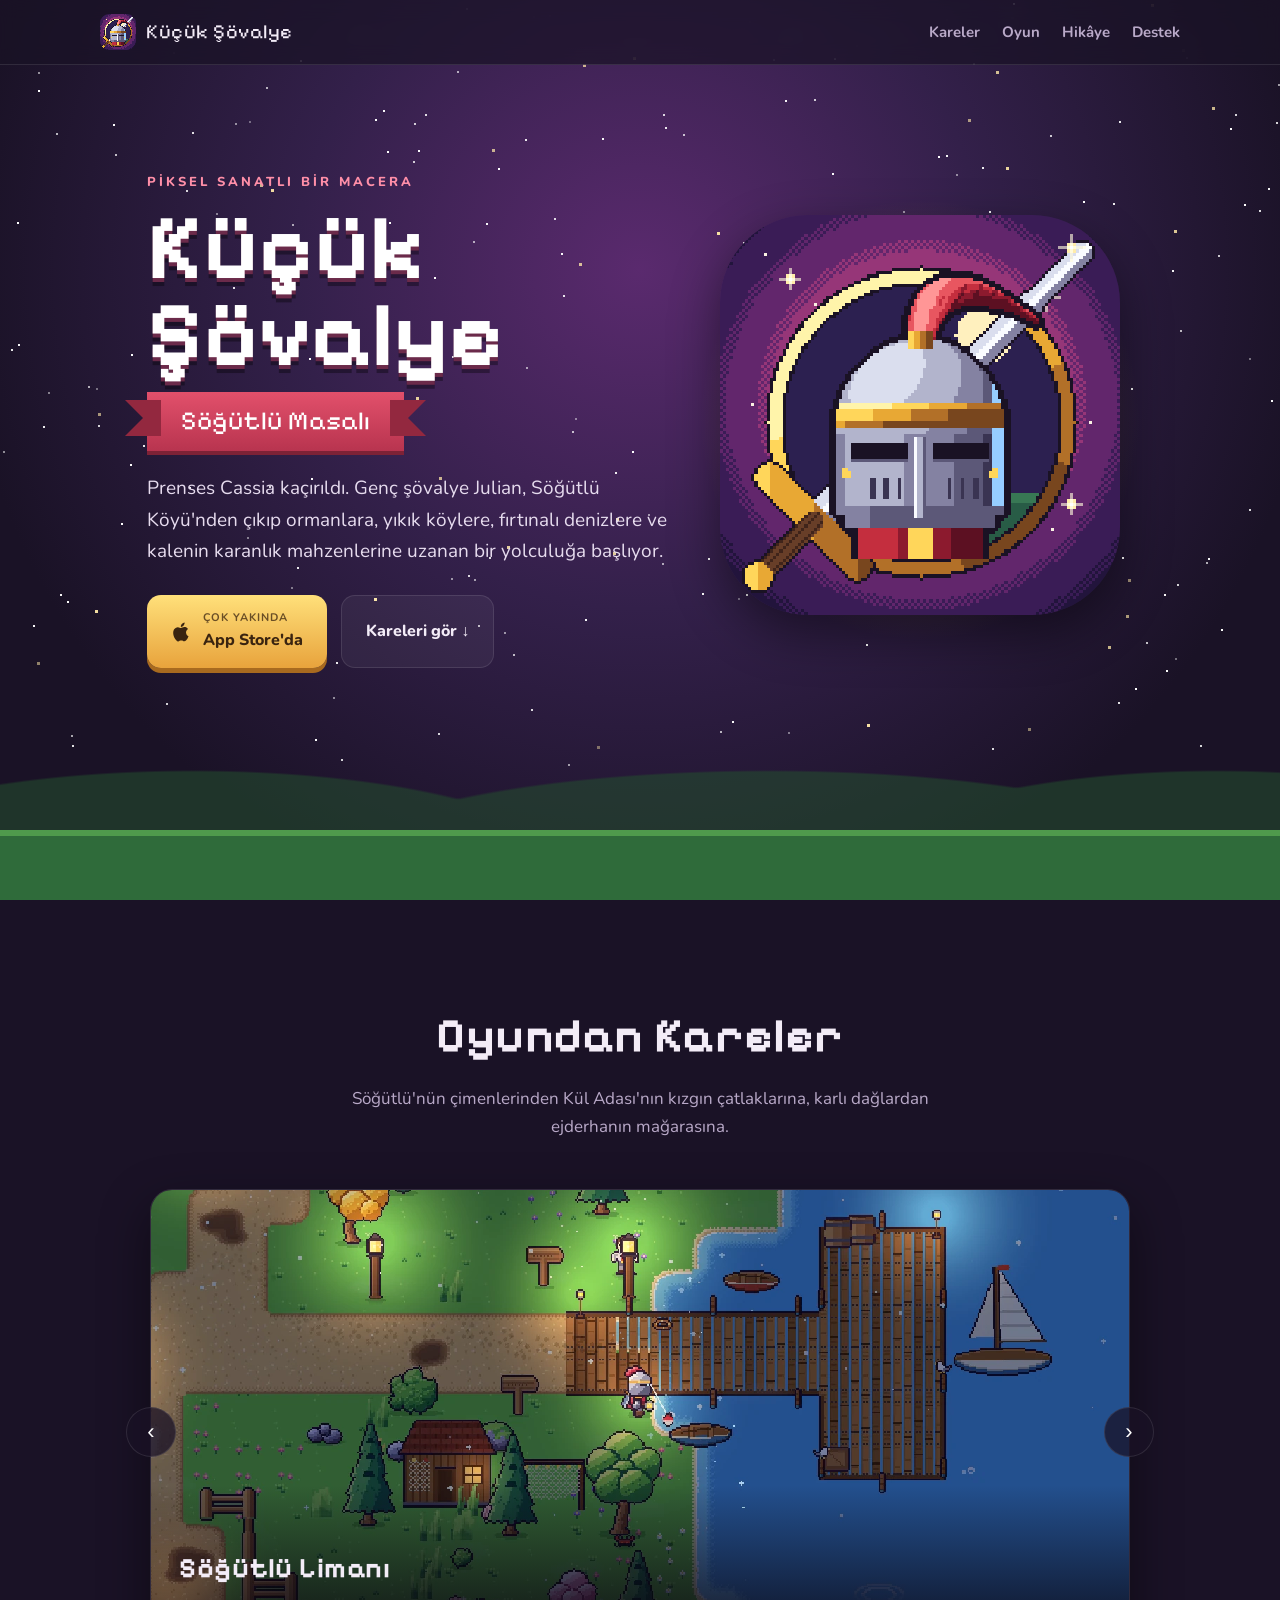
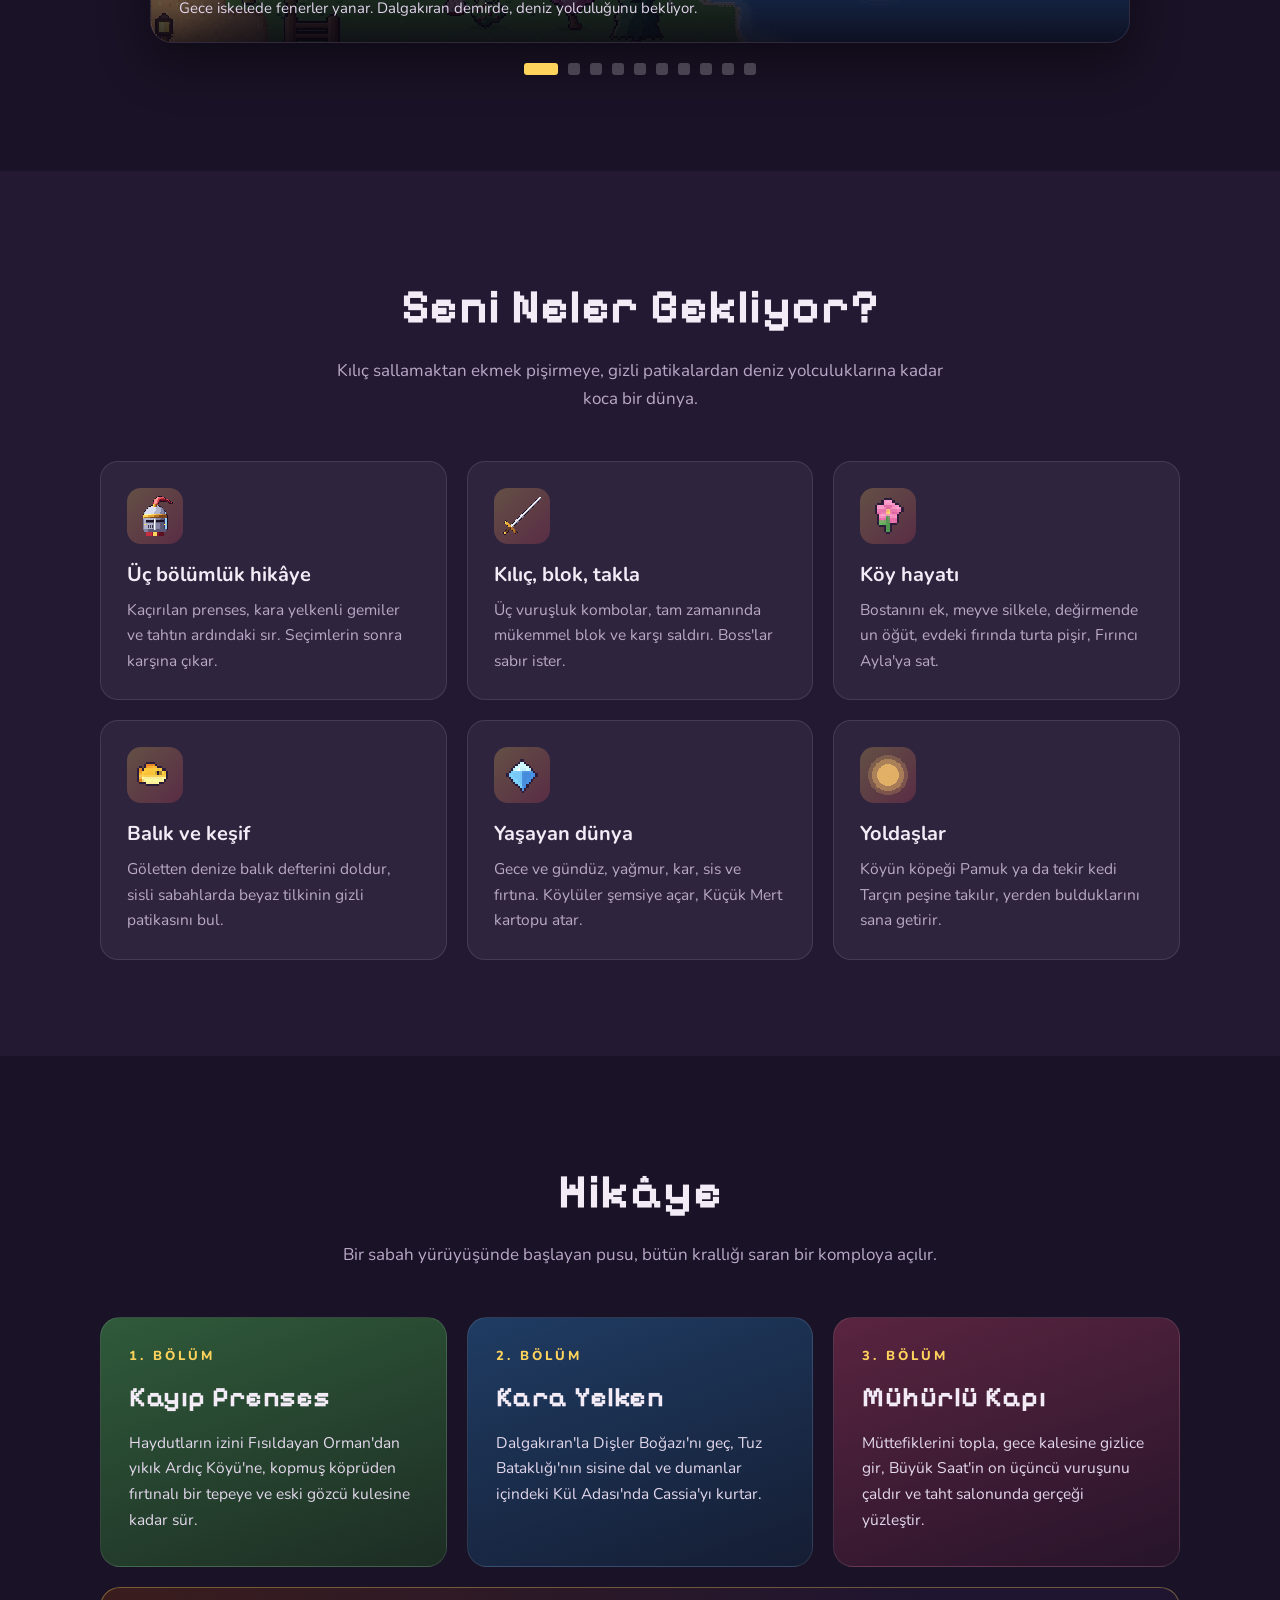
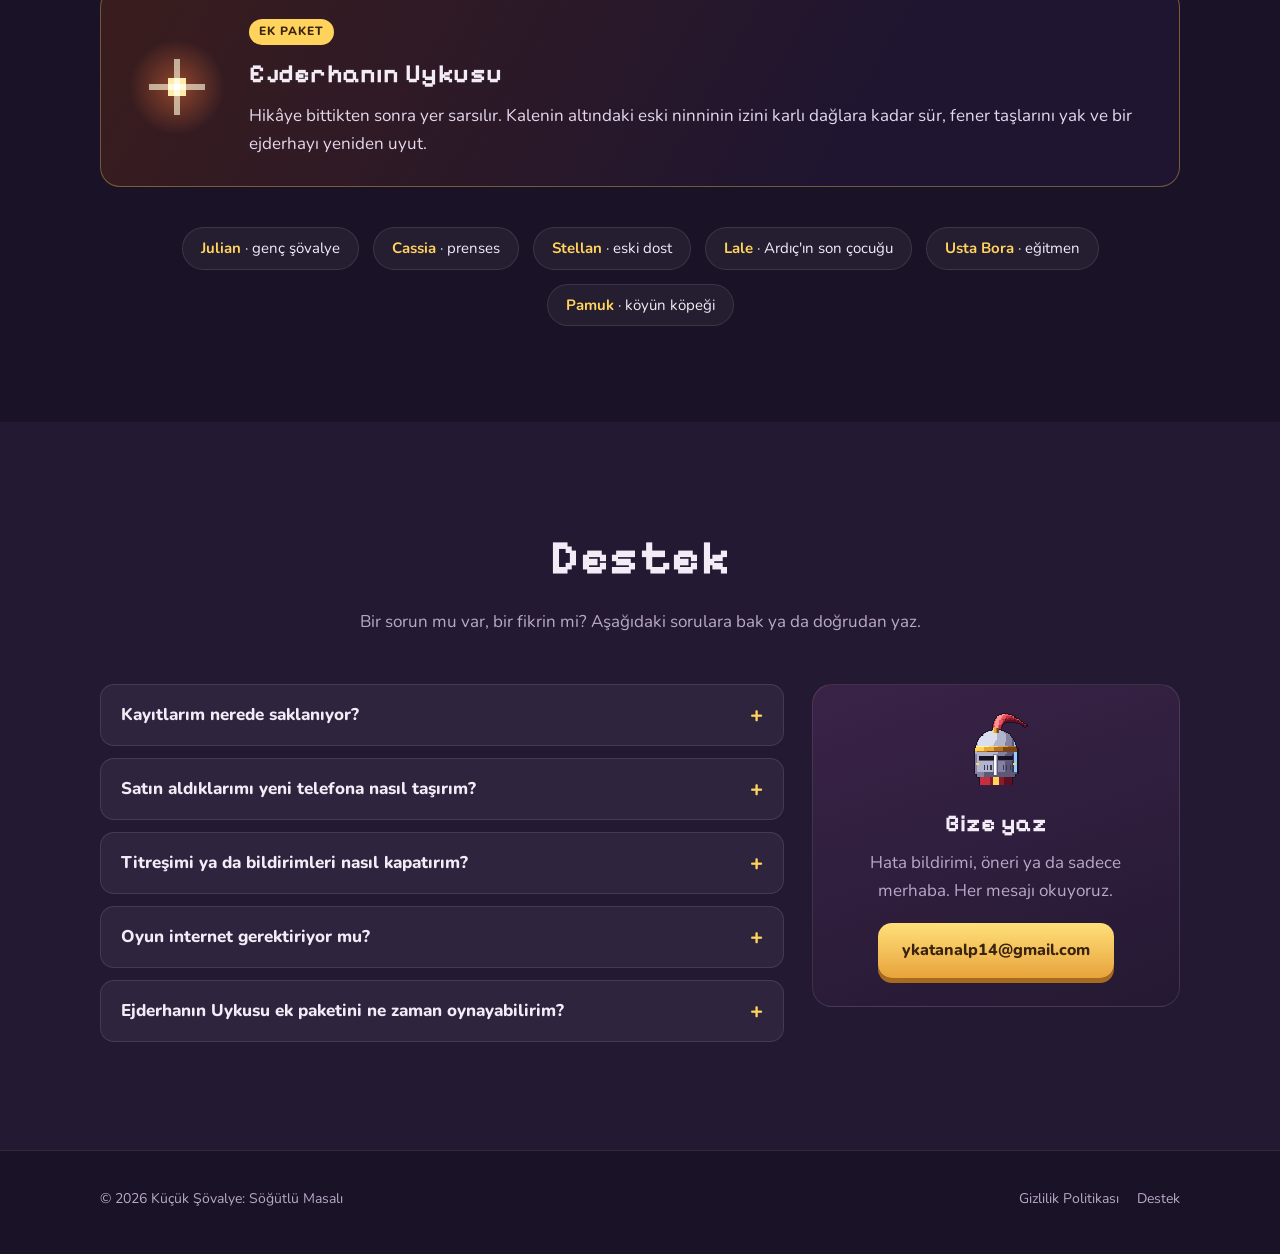
<file: index.html>
<!doctype html>
<html lang="tr">
<head>
<meta charset="utf-8">
<meta name="viewport" content="width=device-width, initial-scale=1">
<title>Küçük Şövalye: Söğütlü Masalı</title>
<meta name="description" content="Küçük Şövalye: Söğütlü Masalı — kaçırılan prensesin izini süren genç şövalye Julian'ın piksel sanatlı macerası. iPhone için.">
<meta property="og:title" content="Küçük Şövalye: Söğütlü Masalı">
<meta property="og:description" content="Piksel sanatlı bir şövalye macerası: kılıç, köy hayatı, denizler ve bir ejderhanın ninnisi.">
<meta property="og:image" content="https://ykatanalp14-bot.github.io/kucuk-sovalye-gizlilik/gorseller/kareler/02_liman.webp">
<meta name="theme-color" content="#1a1226">
<link rel="icon" href="gorseller/favicon.png">
<link rel="apple-touch-icon" href="gorseller/apple-touch-icon.png">
<link rel="preconnect" href="https://fonts.googleapis.com">
<link rel="preconnect" href="https://fonts.gstatic.com" crossorigin>
<link href="https://fonts.googleapis.com/css2?family=Nunito:wght@400;700;800&family=Pixelify+Sans:wght@500;700&display=swap" rel="stylesheet">
<link rel="stylesheet" href="stil.css">
</head>
<body>

<header class="ust">
  <div class="kap">
    <a class="logo baslikfont" href="#"><img class="piksel" src="gorseller/simge.png" alt=""><span>Küçük Şövalye</span></a>
    <nav class="menu">
      <a href="#kareler">Kareler</a>
      <a href="#ozellikler" class="gizle-dar">Oyun</a>
      <a href="#hikaye">Hikâye</a>
      <a href="#destek">Destek</a>
    </nav>
  </div>
</header>

<!-- ============ AÇILIŞ ============ -->
<section class="acilis">
  <canvas id="yildizlar"></canvas>
  <div class="kap">
    <div>
      <div class="ust-yazi">Piksel sanatlı bir macera</div>
      <h1 class="ad baslikfont">Küçük<br>Şövalye</h1>
      <div class="kurdele baslikfont">Söğütlü Masalı</div>
      <p class="tanitim">Prenses Cassia kaçırıldı. Genç şövalye Julian, Söğütlü Köyü'nden çıkıp ormanlara, yıkık köylere, fırtınalı denizlere ve kalenin karanlık mahzenlerine uzanan bir yolculuğa başlıyor.</p>
      <div class="dugmeler">
        <span class="dugme altin">
          <svg viewBox="0 0 24 24" fill="currentColor" aria-hidden="true"><path d="M16.37 12.63c-.03-2.6 2.12-3.85 2.22-3.91-1.21-1.77-3.09-2.01-3.76-2.04-1.6-.16-3.12.94-3.93.94-.81 0-2.06-.92-3.39-.9-1.74.03-3.35 1.01-4.25 2.57-1.81 3.14-.46 7.79 1.3 10.34.86 1.25 1.89 2.65 3.24 2.6 1.3-.05 1.79-.84 3.36-.84 1.57 0 2.01.84 3.38.81 1.4-.02 2.29-1.27 3.14-2.52.99-1.45 1.4-2.85 1.42-2.92-.03-.01-2.72-1.04-2.73-4.13zM13.79 4.98c.72-.87 1.2-2.08 1.07-3.28-1.03.04-2.28.69-3.02 1.56-.66.77-1.24 2-1.09 3.18 1.15.09 2.32-.58 3.04-1.46z"/></svg>
          <span><span class="yakinda">Çok yakında</span>App Store'da</span>
        </span>
        <a class="dugme cam" href="#kareler">Kareleri gör ↓</a>
      </div>
    </div>
    <div class="amblem">
      <div class="isik"></div>
      <img class="piksel" src="gorseller/simge.png" alt="Küçük Şövalye simgesi: altın halkanın içinde kırmızı sorguçlu şövalye miğferi">
    </div>
  </div>
  <div class="cimen"><div class="tepe1"></div><div class="tepe2"></div><div class="kosucu" aria-hidden="true"></div></div>
</section>

<!-- ============ KAYAN KARELER ============ -->
<section class="bolum" id="kareler">
  <div class="kap">
    <h2 class="baslikfont belir">Oyundan Kareler</h2>
    <p class="alt belir">Söğütlü'nün çimenlerinden Kül Adası'nın kızgın çatlaklarına, karlı dağlardan ejderhanın mağarasına.</p>
    <div class="karusel belir">
      <div class="serit"><div class="kaydir" id="kaydir"></div></div>
      <button class="ok sol" id="geri" aria-label="Önceki kare">‹</button>
      <button class="ok sag" id="ileri" aria-label="Sonraki kare">›</button>
      <div class="noktalar" id="noktalar"></div>
    </div>
  </div>
</section>

<!-- ============ ÖZELLİKLER ============ -->
<section class="bolum koyu" id="ozellikler">
  <div class="kap">
    <h2 class="baslikfont belir">Seni Neler Bekliyor?</h2>
    <p class="alt belir">Kılıç sallamaktan ekmek pişirmeye, gizli patikalardan deniz yolculuklarına kadar koca bir dünya.</p>
    <div class="izgara">
      <div class="ozellik belir"><div class="rozet"><img class="piksel" src="gorseller/migfer.png" alt=""></div>
        <h3>Üç bölümlük hikâye</h3><p>Kaçırılan prenses, kara yelkenli gemiler ve tahtın ardındaki sır. Seçimlerin sonra karşına çıkar.</p></div>
      <div class="ozellik belir"><div class="rozet"><img class="piksel" src="gorseller/kilic.png" alt=""></div>
        <h3>Kılıç, blok, takla</h3><p>Üç vuruşluk kombolar, tam zamanında mükemmel blok ve karşı saldırı. Boss'lar sabır ister.</p></div>
      <div class="ozellik belir"><div class="rozet"><img class="piksel" src="gorseller/esya0.png" alt=""></div>
        <h3>Köy hayatı</h3><p>Bostanını ek, meyve silkele, değirmende un öğüt, evdeki fırında turta pişir, Fırıncı Ayla'ya sat.</p></div>
      <div class="ozellik belir"><div class="rozet"><img class="piksel" src="gorseller/esya4.png" alt=""></div>
        <h3>Balık ve keşif</h3><p>Göletten denize balık defterini doldur, sisli sabahlarda beyaz tilkinin gizli patikasını bul.</p></div>
      <div class="ozellik belir"><div class="rozet"><img class="piksel" src="gorseller/esya1.png" alt=""></div>
        <h3>Yaşayan dünya</h3><p>Gece ve gündüz, yağmur, kar, sis ve fırtına. Köylüler şemsiye açar, Küçük Mert kartopu atar.</p></div>
      <div class="ozellik belir"><div class="rozet"><img class="piksel" src="gorseller/hale.png" alt=""></div>
        <h3>Yoldaşlar</h3><p>Köyün köpeği Pamuk ya da tekir kedi Tarçın peşine takılır, yerden bulduklarını sana getirir.</p></div>
    </div>
  </div>
</section>

<!-- ============ HİKÂYE ============ -->
<section class="bolum" id="hikaye">
  <div class="kap">
    <h2 class="baslikfont belir">Hikâye</h2>
    <p class="alt belir">Bir sabah yürüyüşünde başlayan pusu, bütün krallığı saran bir komploya açılır.</p>
    <div class="bolumler">
      <div class="hikaye-kart hk1 belir"><div class="no">1. Bölüm</div><h3 class="baslikfont">Kayıp Prenses</h3>
        <p>Haydutların izini Fısıldayan Orman'dan yıkık Ardıç Köyü'ne, kopmuş köprüden fırtınalı bir tepeye ve eski gözcü kulesine kadar sür.</p></div>
      <div class="hikaye-kart hk2 belir"><div class="no">2. Bölüm</div><h3 class="baslikfont">Kara Yelken</h3>
        <p>Dalgakıran'la Dişler Boğazı'nı geç, Tuz Bataklığı'nın sisine dal ve dumanlar içindeki Kül Adası'nda Cassia'yı kurtar.</p></div>
      <div class="hikaye-kart hk3 belir"><div class="no">3. Bölüm</div><h3 class="baslikfont">Mühürlü Kapı</h3>
        <p>Müttefiklerini topla, gece kalesine gizlice gir, Büyük Saat'in on üçüncü vuruşunu çaldır ve taht salonunda gerçeği yüzleştir.</p></div>
    </div>
    <div class="ek-paket belir">
      <div class="ejder"><img class="piksel" src="gorseller/parilti.png" alt="" style="width:56px"></div>
      <div><span class="etiket">EK PAKET</span><h3 class="baslikfont">Ejderhanın Uykusu</h3>
        <p>Hikâye bittikten sonra yer sarsılır. Kalenin altındaki eski ninninin izini karlı dağlara kadar sür, fener taşlarını yak ve bir ejderhayı yeniden uyut.</p></div>
    </div>
    <div class="karakterler belir">
      <span class="karakter"><b>Julian</b> · genç şövalye</span>
      <span class="karakter"><b>Cassia</b> · prenses</span>
      <span class="karakter"><b>Stellan</b> · eski dost</span>
      <span class="karakter"><b>Lale</b> · Ardıç'ın son çocuğu</span>
      <span class="karakter"><b>Usta Bora</b> · eğitmen</span>
      <span class="karakter"><b>Pamuk</b> · köyün köpeği</span>
    </div>
  </div>
</section>

<!-- ============ DESTEK ============ -->
<section class="bolum koyu" id="destek">
  <div class="kap">
    <h2 class="baslikfont belir">Destek</h2>
    <p class="alt belir">Bir sorun mu var, bir fikrin mi? Aşağıdaki sorulara bak ya da doğrudan yaz.</p>
    <div class="destek">
      <div class="belir">
        <details><summary>Kayıtlarım nerede saklanıyor?</summary>
          <p>Oyun ilerlemen yalnızca telefonunda saklanır. Uygulama arka plana geçince açık oyunun otomatik olarak kaydedilir. Oyunu silersen kayıtlar da silinir.</p></details>
        <details><summary>Satın aldıklarımı yeni telefona nasıl taşırım?</summary>
          <p>Ek paket, kostümler, yoldaşlar ve diğer kalıcı ürünler Apple hesabına bağlıdır. Aynı Apple hesabıyla oyunu açtığında Market'ten geri yükleyebilirsin. Altın keseleri bir kez kullanılır, geri yüklenmez.</p></details>
        <details><summary>Titreşimi ya da bildirimleri nasıl kapatırım?</summary>
          <p>Oyunda MENÜ → Ayarlar bölümünde "Titreşim" ve "Bildirim" düğmeleriyle açıp kapatabilirsin. Ekran butonlarının boyutu ve görünürlüğü de buradan ayarlanır.</p></details>
        <details><summary>Oyun internet gerektiriyor mu?</summary>
          <p>Hayır. Oyun tamamen çevrimdışı oynanır. Yalnızca satın alma ve Game Center başarımları için internet gerekir.</p></details>
        <details><summary>Ejderhanın Uykusu ek paketini ne zaman oynayabilirim?</summary>
          <p>Ek paket ana hikâye bittikten sonra başlar. Taht salonundaki finalden kısa bir süre sonra köyde yer sarsılır ve yeni görev açılır.</p></details>
      </div>
      <div class="iletisim belir">
        <img class="piksel" src="gorseller/migfer.png" alt="">
        <h3 class="baslikfont">Bize yaz</h3>
        <p>Hata bildirimi, öneri ya da sadece merhaba. Her mesajı okuyoruz.</p>
        <a class="dugme altin" href="mailto:ykatanalp14@gmail.com?subject=K%C3%BC%C3%A7%C3%BCk%20%C5%9E%C3%B6valye">ykatanalp14@gmail.com</a>
      </div>
    </div>
  </div>
</section>

<footer>
  <div class="kap">
    <span>© 2026 Küçük Şövalye: Söğütlü Masalı</span>
    <span><a href="gizlilik/">Gizlilik Politikası</a><a href="#destek">Destek</a></span>
  </div>
</footer>

<script>
// ---------------------------------------------------------------- kayan kareler
// Kareler oyundan (Unity'de F11 + F12, Araçlar → Vitrin). Yeni kare: gorseller/kareler/ içine koy, buraya ekle.
// { sahne: "koy" | "deniz" | "kul" | "kar" | "kale", hareket: "bekle" | "kos" | "vur" } resim yerine kodla çizilen manzara gösterir.
const KARELER = [
  { resim: "gorseller/kareler/02_liman.webp", baslik: "Söğütlü Limanı", yazi: "Gece iskelede fenerler yanar. Dalgakıran demirde, deniz yolculuğunu bekliyor." },
  { resim: "gorseller/kareler/03_dovus.webp", baslik: "Kılıç ve kalkan", yazi: "Haydutlar ve slime'lar karşısında üç vuruşluk kombolar, mükemmel blok ve karşı saldırı." },
  { resim: "gorseller/kareler/04_ejderha_golgesi.webp", baslik: "Gökte bir gölge", yazi: "Hikâye bittiğinde bile dünya bitmez: gece köyün üstünden kocaman bir gölge geçer." },
  { resim: "gorseller/kareler/07_karli_dag.webp", baslik: "Kuzeyin Yolu", yazi: "Karlı yamaçlar, uçurum kenarları ve yol boyunca yakılmayı bekleyen eski fener taşları." },
  { resim: "gorseller/kareler/08_magara.webp", baslik: "Ejderhanın Mağarası", yazi: "Kalenin altındaki eski ninninin sırrı burada, uyuyan bir ejderhanın yanında saklı." },
  { resim: "gorseller/kareler/05_deniz.webp", baslik: "Dişler Boğazı", yazi: "Dalgakıran'ın dümenine geç; Kerem yelkende, Stellan pruvada. Kayalara dikkat." },
  { resim: "gorseller/kareler/06_kul_adasi.webp", baslik: "Kül Adası", yazi: "Yanık topraklarda kızgın çatlaklar alev alır. Doğru anı bekle ya da takla at." },
  { resim: "gorseller/kareler/09_koy.webp", baslik: "Söğütlü Köyü", yazi: "Pazarı, fırını, demircisi ve deresiyle her şeyin başladığı küçük köy." },
  { resim: "gorseller/kareler/10_gece_koyu.webp", baslik: "Kış gecesi", yazi: "Kar yağınca köylüler kardan adam yapar, pazar fenerlerin ışığında akşamı karşılar." },
  { resim: "gorseller/kareler/01_menu.webp", baslik: "Macera seni bekliyor", yazi: "Kayıtların telefonunda durur, istediğin an kaldığın yerden devam edersin." }
];
const SAHNELER = {
  koy:   { gok: "linear-gradient(#8fd3ff,#cfefff 70%)", tepe: ["#7cc070","#5aa055"], zemin: "#4f9a4c", ay: false },
  deniz: { gok: "linear-gradient(#ff9a6b,#ffcf8a 55%,#ffe6b0)", tepe: ["#2a6f9b","#1f557a"], zemin: "#1b4766", ay: true, ayRenk: "#fff1b8" },
  kul:   { gok: "linear-gradient(#3a1414,#7a2a1a 60%,#b0461f)", tepe: ["#2a1a1a","#1d1212"], zemin: "#241515", tane: "#ffb070" },
  kar:   { gok: "linear-gradient(#1d2a4a,#4a6a9a)", tepe: ["#dfe9f5","#b9cbe2"], zemin: "#eef4fb", ay: true, tane: "#ffffff" },
  kale:  { gok: "linear-gradient(#0f0b1d,#2a1d45)", tepe: ["#1a1430","#120e22"], zemin: "#171126", ay: true, kale: true }
};

function sahneCiz(ad, hareket) {
  const s = SAHNELER[ad];
  let h = `<div class="sahne"><div class="gok" style="background:${s.gok}"></div>`;
  if (s.ay) h += `<div class="ay" style="${s.ayRenk ? "background:" + s.ayRenk : ""}"></div>`;
  if (s.kale) h += `<svg viewBox="0 0 200 100" preserveAspectRatio="xMidYMax meet" style="position:absolute;left:8%;bottom:24%;width:46%;fill:#0b0816">
      <path d="M0 100V40h12V30h8v10h10V30h8v10h12V20h10V8h6v12h10v20h10V30h8v10h10V30h8v10h12v60z"/>
      <rect x="62" y="34" width="5" height="8" fill="#ffd35c"/><rect x="120" y="52" width="5" height="8" fill="#ffd35c"/></svg>`;
  h += `<div class="tepe" style="height:48%;bottom:8%;background:${s.tepe[1]};left:-20%;right:40%"></div>`;
  h += `<div class="tepe" style="height:38%;bottom:6%;background:${s.tepe[0]};left:35%;right:-25%"></div>`;
  h += `<div class="zemin" style="background:${s.zemin}"></div>`;
  if (s.tane) for (let i = 0; i < 26; i++)
    h += `<div class="tane" style="left:${Math.random()*100}%;top:${Math.random()*-10}%;background:${s.tane};animation-duration:${4+Math.random()*5}s;animation-delay:${-Math.random()*8}s"></div>`;
  h += `<div class="kahraman ${hareket}"></div></div>`;
  return h;
}

const kaydir = document.getElementById("kaydir"), noktalar = document.getElementById("noktalar");
KARELER.forEach((k, i) => {
  const d = document.createElement("div"); d.className = "kare";
  d.innerHTML = (k.resim ? `<img class="foto piksel" src="${k.resim}" alt="${k.baslik}" loading="lazy"><span class="buyut-ipucu">Büyütmek için dokun</span>` : sahneCiz(k.sahne, k.hareket))
    + `<div class="aciklama"><h3 class="baslikfont">${k.baslik}</h3><p>${k.yazi}</p></div>`;
  const foto = d.querySelector("img.foto");
  if (foto) foto.addEventListener("click", () => buyut(k));
  kaydir.appendChild(d);
  const n = document.createElement("button"); n.setAttribute("aria-label", (i + 1) + ". kare");
  n.onclick = () => { git(i); bekle(); }; noktalar.appendChild(n);
});
let sira = 0, zamanlayici = null;
function git(i) {
  sira = (i + KARELER.length) % KARELER.length;
  kaydir.style.transform = `translateX(${-sira * 100}%)`;
  [...noktalar.children].forEach((n, j) => n.classList.toggle("secili", j === sira));
}
function bekle() { clearInterval(zamanlayici); zamanlayici = setInterval(() => git(sira + 1), 5000); }
document.getElementById("geri").onclick = () => { git(sira - 1); bekle(); };
document.getElementById("ileri").onclick = () => { git(sira + 1); bekle(); };
// parmakla kaydırma
let basX = null;
kaydir.addEventListener("touchstart", e => { basX = e.touches[0].clientX; }, { passive: true });
kaydir.addEventListener("touchend", e => {
  if (basX === null) return; const dx = e.changedTouches[0].clientX - basX; basX = null;
  if (Math.abs(dx) > 40) { git(sira + (dx < 0 ? 1 : -1)); bekle(); }
});
git(0); bekle();

// dokununca tam ekran (resmin tamamı)
const buyukKutu = document.createElement("div"); buyukKutu.className = "buyuk";
buyukKutu.innerHTML = `<button aria-label="Kapat">✕</button><img alt=""><p class="baslikfont"></p><p class="dondur">Daha büyük görmek için telefonu yan çevir</p>`;
document.body.appendChild(buyukKutu);
function buyut(k) {
  clearInterval(zamanlayici);
  buyukKutu.querySelector("img").src = k.resim; buyukKutu.querySelector("img").alt = k.baslik;
  buyukKutu.querySelector("p").textContent = k.baslik;
  buyukKutu.classList.add("acik");
}
function kucult() { buyukKutu.classList.remove("acik"); bekle(); }
buyukKutu.addEventListener("click", kucult);
addEventListener("keydown", e => { if (e.key === "Escape" && buyukKutu.classList.contains("acik")) kucult(); });

// ---------------------------------------------------------------- yıldızlar
const tuval = document.getElementById("yildizlar"), c = tuval.getContext("2d");
let yildizlar = [], kayan = null;
function boyutla() {
  tuval.width = tuval.offsetWidth; tuval.height = tuval.offsetHeight;
  yildizlar = Array.from({ length: Math.floor(tuval.width * tuval.height / 5200) }, () => ({
    x: Math.random() * tuval.width, y: Math.random() * tuval.height * 0.85,
    b: Math.random() < 0.15 ? 3 : 2, f: Math.random() * Math.PI * 2, h: 0.5 + Math.random() * 1.5 }));
}
function ciz(t) {
  c.clearRect(0, 0, tuval.width, tuval.height);
  for (const y of yildizlar) {
    c.globalAlpha = 0.35 + 0.65 * Math.abs(Math.sin(y.f + t / 1000 * y.h));
    c.fillStyle = y.b === 3 ? "#ffe9a8" : "#ffffff"; c.fillRect(Math.round(y.x), Math.round(y.y), y.b, y.b);
  }
  if (!kayan && Math.random() < 0.004) kayan = { x: tuval.width * (0.4 + Math.random() * 0.6), y: Math.random() * tuval.height * 0.3, o: 0 };
  if (kayan) {
    kayan.o += 1;
    for (let i = 0; i < 18; i++) { c.globalAlpha = (1 - i / 18) * (1 - kayan.o / 70); c.fillStyle = "#fff";
      c.fillRect(Math.round(kayan.x - (kayan.o * 9) + i * 6), Math.round(kayan.y + kayan.o * 4 - i * 2.7), 3, 3); }
    if (kayan.o > 70) kayan = null;
  }
  c.globalAlpha = 1;
  requestAnimationFrame(ciz);
}
boyutla(); addEventListener("resize", boyutla); requestAnimationFrame(ciz);

// ---------------------------------------------------------------- görününce belir
const gozcu = new IntersectionObserver(es => es.forEach(e => { if (e.isIntersecting) { e.target.classList.add("gorundu"); gozcu.unobserve(e.target); } }), { threshold: 0.12 });
document.querySelectorAll(".belir").forEach(el => gozcu.observe(el));
</script>
</body>
</html>
</file>
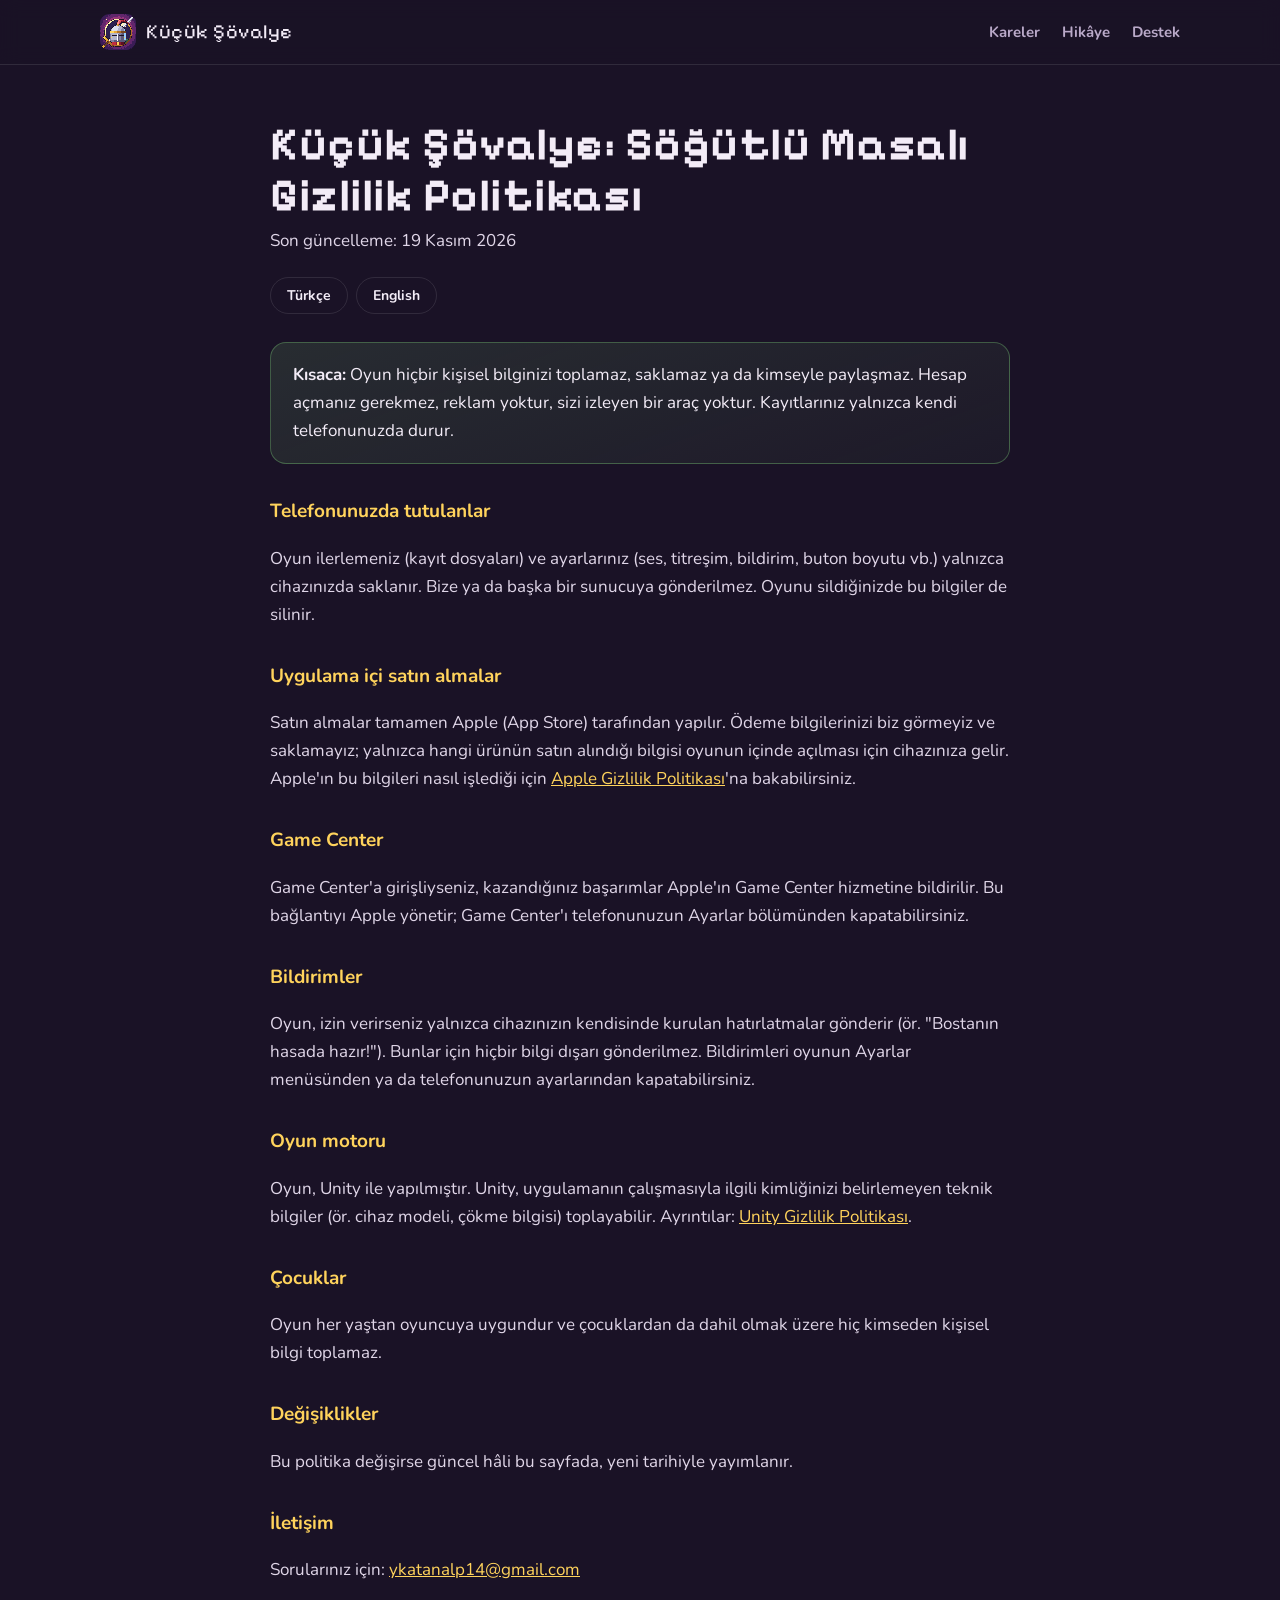
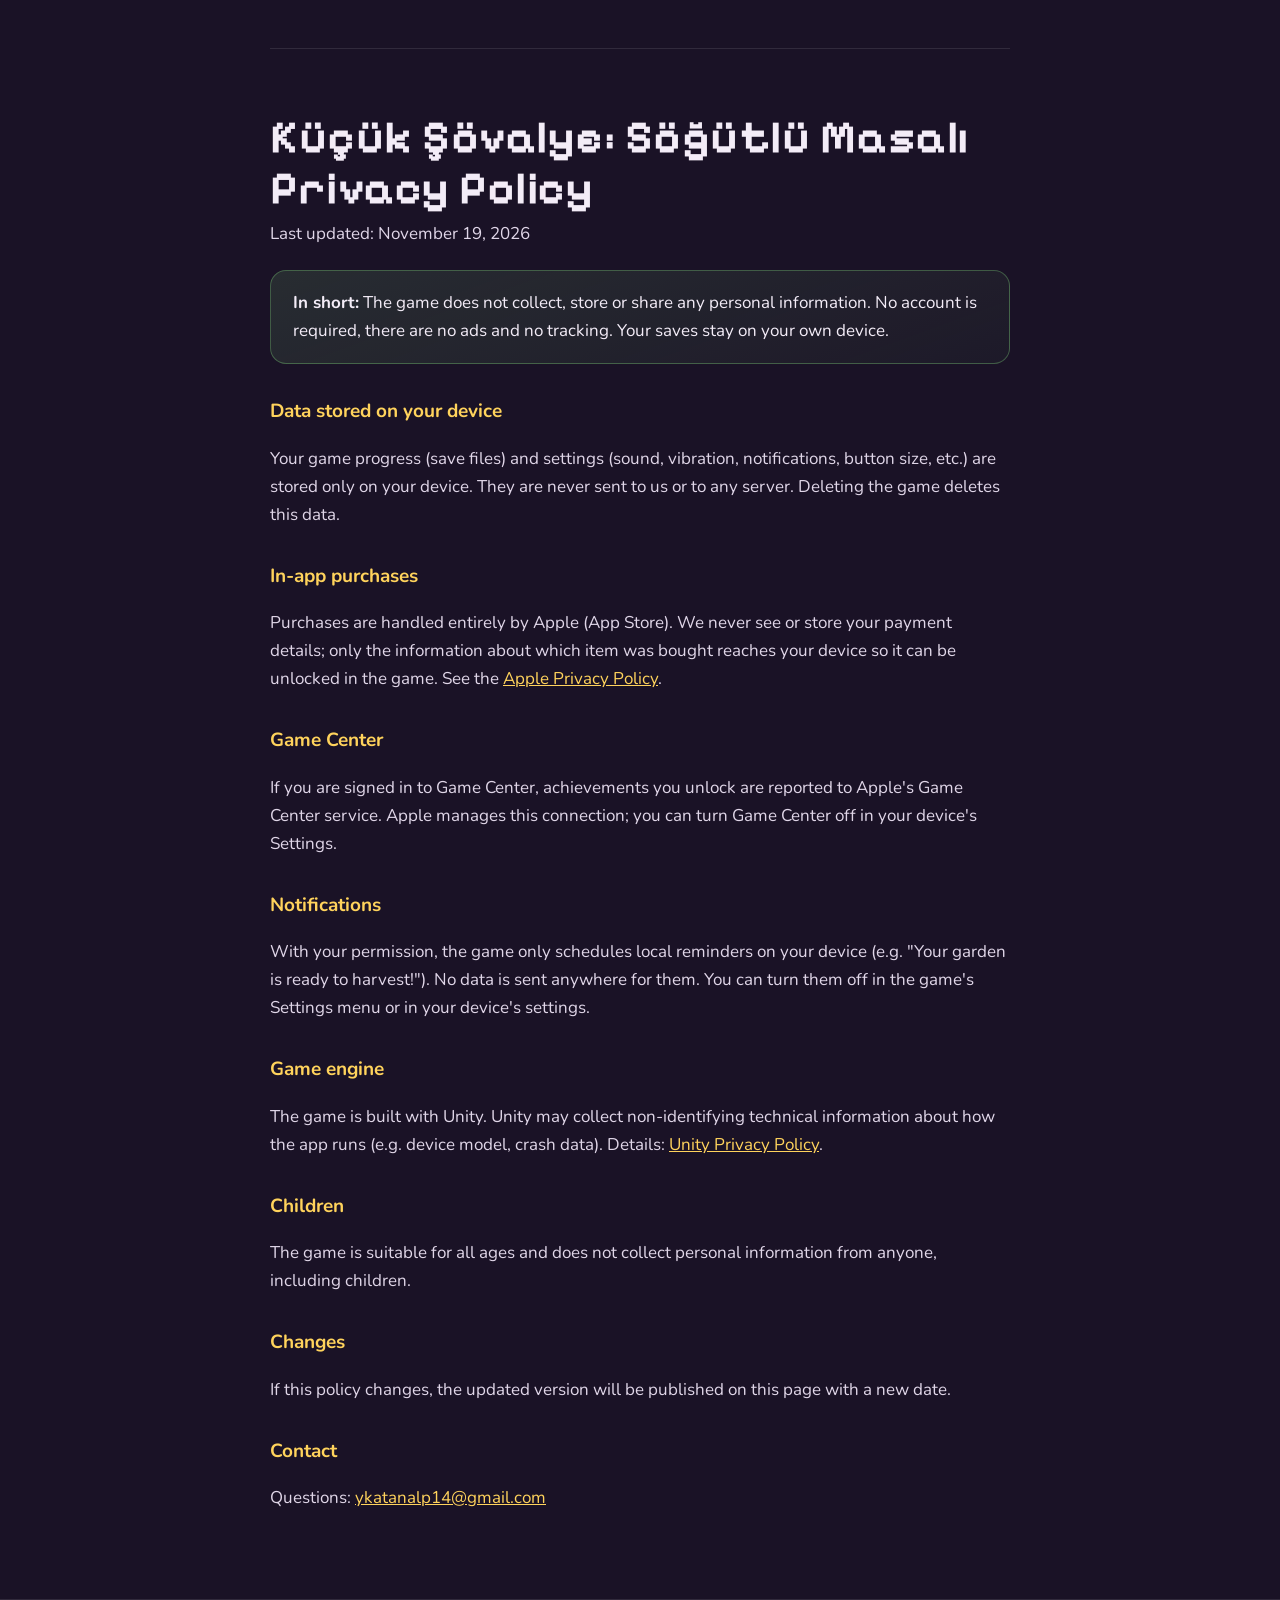
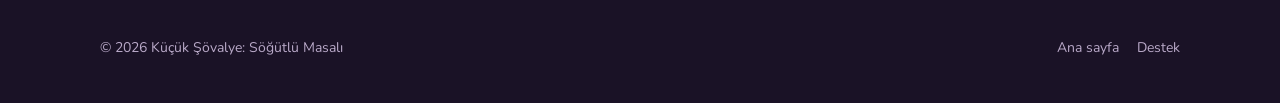
<file: gizlilik/index.html>
<!doctype html>
<html lang="tr">
<head>
<meta charset="utf-8">
<meta name="viewport" content="width=device-width, initial-scale=1">
<title>Gizlilik Politikası — Küçük Şövalye</title>
<meta name="theme-color" content="#1a1226">
<link rel="icon" href="../gorseller/favicon.png">
<link rel="apple-touch-icon" href="../gorseller/apple-touch-icon.png">
<link rel="preconnect" href="https://fonts.googleapis.com">
<link rel="preconnect" href="https://fonts.gstatic.com" crossorigin>
<link href="https://fonts.googleapis.com/css2?family=Nunito:wght@400;700;800&family=Pixelify+Sans:wght@500;700&display=swap" rel="stylesheet">
<link rel="stylesheet" href="../stil.css">
</head>
<body>
<header class="ust">
  <div class="kap">
    <a class="logo baslikfont" href="../"><img class="piksel" src="../gorseller/simge.png" alt=""><span>Küçük Şövalye</span></a>
    <nav class="menu"><a href="../#kareler">Kareler</a><a href="../#hikaye" class="gizle-dar">Hikâye</a><a href="../#destek">Destek</a></nav>
  </div>
</header>
<main class="metin-sayfa"><div class="kap">
<section id="tr" lang="tr">
  <h1 class="baslikfont">Küçük Şövalye: Söğütlü Masalı<br>Gizlilik Politikası</h1>
  <p class="tarih">Son güncelleme: 19 Kasım 2026</p>
  <nav class="dil"><a href="#tr">Türkçe</a><a href="#en">English</a></nav>

  <p class="ozet"><strong>Kısaca:</strong> Oyun hiçbir kişisel bilginizi toplamaz, saklamaz ya da kimseyle paylaşmaz. Hesap açmanız gerekmez, reklam yoktur, sizi izleyen bir araç yoktur. Kayıtlarınız yalnızca kendi telefonunuzda durur.</p>

  <h2>Telefonunuzda tutulanlar</h2>
  <p>Oyun ilerlemeniz (kayıt dosyaları) ve ayarlarınız (ses, titreşim, bildirim, buton boyutu vb.) yalnızca cihazınızda saklanır. Bize ya da başka bir sunucuya gönderilmez. Oyunu sildiğinizde bu bilgiler de silinir.</p>

  <h2>Uygulama içi satın almalar</h2>
  <p>Satın almalar tamamen Apple (App Store) tarafından yapılır. Ödeme bilgilerinizi biz görmeyiz ve saklamayız; yalnızca hangi ürünün satın alındığı bilgisi oyunun içinde açılması için cihazınıza gelir. Apple'ın bu bilgileri nasıl işlediği için <a href="https://www.apple.com/legal/privacy/">Apple Gizlilik Politikası</a>'na bakabilirsiniz.</p>

  <h2>Game Center</h2>
  <p>Game Center'a girişliyseniz, kazandığınız başarımlar Apple'ın Game Center hizmetine bildirilir. Bu bağlantıyı Apple yönetir; Game Center'ı telefonunuzun Ayarlar bölümünden kapatabilirsiniz.</p>

  <h2>Bildirimler</h2>
  <p>Oyun, izin verirseniz yalnızca cihazınızın kendisinde kurulan hatırlatmalar gönderir (ör. "Bostanın hasada hazır!"). Bunlar için hiçbir bilgi dışarı gönderilmez. Bildirimleri oyunun Ayarlar menüsünden ya da telefonunuzun ayarlarından kapatabilirsiniz.</p>

  <h2>Oyun motoru</h2>
  <p>Oyun, Unity ile yapılmıştır. Unity, uygulamanın çalışmasıyla ilgili kimliğinizi belirlemeyen teknik bilgiler (ör. cihaz modeli, çökme bilgisi) toplayabilir. Ayrıntılar: <a href="https://unity.com/legal/privacy-policy">Unity Gizlilik Politikası</a>.</p>

  <h2>Çocuklar</h2>
  <p>Oyun her yaştan oyuncuya uygundur ve çocuklardan da dahil olmak üzere hiç kimseden kişisel bilgi toplamaz.</p>

  <h2>Değişiklikler</h2>
  <p>Bu politika değişirse güncel hâli bu sayfada, yeni tarihiyle yayımlanır.</p>

  <h2>İletişim</h2>
  <p>Sorularınız için: <a href="mailto:ykatanalp14@gmail.com">ykatanalp14@gmail.com</a></p>
</section>
<hr class="ayrac">
<section id="en" lang="en">
  <h1 class="baslikfont">Küçük Şövalye: Söğütlü Masalı<br>Privacy Policy</h1>
  <p class="tarih">Last updated: November 19, 2026</p>

  <p class="ozet"><strong>In short:</strong> The game does not collect, store or share any personal information. No account is required, there are no ads and no tracking. Your saves stay on your own device.</p>

  <h2>Data stored on your device</h2>
  <p>Your game progress (save files) and settings (sound, vibration, notifications, button size, etc.) are stored only on your device. They are never sent to us or to any server. Deleting the game deletes this data.</p>

  <h2>In-app purchases</h2>
  <p>Purchases are handled entirely by Apple (App Store). We never see or store your payment details; only the information about which item was bought reaches your device so it can be unlocked in the game. See the <a href="https://www.apple.com/legal/privacy/">Apple Privacy Policy</a>.</p>

  <h2>Game Center</h2>
  <p>If you are signed in to Game Center, achievements you unlock are reported to Apple's Game Center service. Apple manages this connection; you can turn Game Center off in your device's Settings.</p>

  <h2>Notifications</h2>
  <p>With your permission, the game only schedules local reminders on your device (e.g. "Your garden is ready to harvest!"). No data is sent anywhere for them. You can turn them off in the game's Settings menu or in your device's settings.</p>

  <h2>Game engine</h2>
  <p>The game is built with Unity. Unity may collect non-identifying technical information about how the app runs (e.g. device model, crash data). Details: <a href="https://unity.com/legal/privacy-policy">Unity Privacy Policy</a>.</p>

  <h2>Children</h2>
  <p>The game is suitable for all ages and does not collect personal information from anyone, including children.</p>

  <h2>Changes</h2>
  <p>If this policy changes, the updated version will be published on this page with a new date.</p>

  <h2>Contact</h2>
  <p>Questions: <a href="mailto:ykatanalp14@gmail.com">ykatanalp14@gmail.com</a></p>
</section>
</div></main>
<footer>
  <div class="kap">
    <span>© 2026 Küçük Şövalye: Söğütlü Masalı</span>
    <span><a href="../">Ana sayfa</a><a href="../#destek">Destek</a></span>
  </div>
</footer>
</body>
</html>
</file>
<file: stil.css>
/* Küçük Şövalye — tanıtım sitesi ortak stili */
:root {
  --gece: #1a1226;
  --gece2: #241933;
  --mor: #2c1e3a;
  --kart: rgba(255,255,255,0.05);
  --cizgi: rgba(255,255,255,0.10);
  --metin: #f3ecf7;
  --soluk: #b9a9c8;
  --altin: #ffd35c;
  --altin2: #e8a33c;
  --gul: #ff8fa8;
  --kirmizi: #d6455d;
  --yesil: #7fd17a;
  --golge: 0 18px 50px rgba(0,0,0,0.45);
}
* { box-sizing: border-box; }
html { scroll-behavior: smooth; }
body {
  margin: 0; background: var(--gece); color: var(--metin);
  font: 17px/1.65 "Nunito", -apple-system, BlinkMacSystemFont, "Segoe UI", Roboto, sans-serif;
  overflow-x: hidden;
}
img { max-width: 100%; }
.piksel { image-rendering: pixelated; image-rendering: crisp-edges; }
a { color: var(--altin); }
.kap { max-width: 1120px; margin: 0 auto; padding: 0 20px; }
.baslikfont { font-family: "Pixelify Sans", "Nunito", sans-serif; letter-spacing: 0.5px; }

/* ---------- üst şerit */
.ust {
  position: fixed; inset: 0 0 auto 0; z-index: 50;
  background: rgba(26,18,38,0.72); backdrop-filter: blur(10px); -webkit-backdrop-filter: blur(10px);
  border-bottom: 1px solid var(--cizgi);
}
.ust .kap { display: flex; align-items: center; justify-content: space-between; height: 64px; }
.logo { display: flex; align-items: center; gap: 10px; color: var(--metin); text-decoration: none; font-size: 20px; }
.logo img { width: 36px; height: 36px; border-radius: 9px; }
.menu { display: flex; gap: 22px; }
.menu a { color: var(--soluk); text-decoration: none; font-weight: 700; font-size: 15px; transition: color .2s; }
.menu a:hover { color: var(--altin); }
@media (max-width: 720px) { .menu { gap: 14px; } .menu a.gizle-dar { display: none; } .logo span { display: none; } }

/* ---------- açılış */
.acilis {
  position: relative; min-height: 100vh; display: flex; align-items: center; overflow: hidden;
  background: radial-gradient(ellipse at 50% 30%, #5a2a6e 0%, #33204a 38%, var(--gece) 75%);
  padding: 110px 0 170px;
}
#yildizlar { position: absolute; inset: 0; width: 100%; height: 100%; }
.acilis .kap { position: relative; display: grid; grid-template-columns: 1.1fr 0.9fr; gap: 40px; align-items: center; }
@media (max-width: 860px) { .acilis .kap { grid-template-columns: 1fr; text-align: center; } }
.ust-yazi { color: var(--gul); font-weight: 800; letter-spacing: 3px; font-size: 13px; text-transform: uppercase; }
h1.ad { font-size: clamp(48px, 8vw, 92px); line-height: 0.95; margin: 10px 0 14px;
  color: #fff; text-shadow: 0 4px 0 #6b2a4a, 0 8px 0 rgba(0,0,0,0.35); }
.kurdele {
  display: inline-block; position: relative; padding: 8px 34px; margin-bottom: 22px;
  background: linear-gradient(#e2506b, #b8344f); color: #fff; font-size: clamp(18px, 2.6vw, 26px);
  box-shadow: 0 4px 0 #7d2236; isolation: isolate;
}
.kurdele::before, .kurdele::after { content: ""; position: absolute; top: 8px; border: 18px solid #93283f; z-index: -1; }
.kurdele::before { left: -22px; border-left-color: transparent; }
.kurdele::after { right: -22px; border-right-color: transparent; }
.tanitim { font-size: 19px; color: #e6dbee; max-width: 520px; margin: 0 0 28px; }
@media (max-width: 860px) { .tanitim { margin: 0 auto 28px; } }
.dugmeler { display: flex; gap: 14px; flex-wrap: wrap; }
@media (max-width: 860px) { .dugmeler { justify-content: center; } }
.dugme {
  display: inline-flex; align-items: center; gap: 10px; padding: 14px 24px; border-radius: 14px;
  font-weight: 800; text-decoration: none; font-size: 16px; transition: transform .15s, box-shadow .15s;
}
.dugme:hover { transform: translateY(-2px); }
.dugme.altin { background: linear-gradient(#ffe07a, var(--altin2)); color: #3a2410; box-shadow: 0 5px 0 #a86a1f; }
.dugme.cam { background: var(--kart); color: var(--metin); border: 1px solid var(--cizgi); }
.dugme svg { width: 22px; height: 22px; }
.yakinda { font-size: 11px; display: block; font-weight: 700; opacity: .75; letter-spacing: 1px; text-transform: uppercase; }

.amblem { position: relative; justify-self: center; width: min(400px, 78vw); aspect-ratio: 1; }
.amblem .isik { position: absolute; inset: -12%; border-radius: 50%;
  background: radial-gradient(circle, rgba(255,211,92,0.35), transparent 62%); animation: nefes 4s ease-in-out infinite; }
.amblem img { position: relative; width: 100%; border-radius: 22%; box-shadow: var(--golge); animation: suzul 5s ease-in-out infinite; }
@keyframes suzul { 50% { transform: translateY(-14px) rotate(-1.5deg); } }
@keyframes nefes { 50% { transform: scale(1.08); opacity: .7; } }

/* çimen ve koşan şövalye */
.cimen { position: absolute; left: 0; right: 0; bottom: 0; height: 120px; pointer-events: none; }
.cimen .tepe1, .cimen .tepe2 { position: absolute; left: 0; right: 0; bottom: 0; }
.cimen .tepe2 { height: 70px; background: #2f6b3a; box-shadow: inset 0 6px 0 #4f9a4c; }
.cimen .tepe1 { height: 100px; bottom: 30px; opacity: .55;
  background: radial-gradient(ellipse 30% 100% at 15% 100%, #24502e 98%, transparent 100%),
              radial-gradient(ellipse 35% 100% at 60% 100%, #24502e 98%, transparent 100%),
              radial-gradient(ellipse 28% 100% at 95% 100%, #24502e 98%, transparent 100%); }
.kosucu { position: absolute; bottom: 52px; left: -140px; width: 128px; height: 128px;
  background: url(gorseller/kosma.png) 0 0 / 1280px 128px; image-rendering: pixelated;
  animation: kos-kare .7s steps(10) infinite, kos-yol 14s linear infinite; }
@keyframes kos-kare { to { background-position: -1280px 0; } }
@keyframes kos-yol { to { left: calc(100% + 140px); } }

/* ---------- bölümler */
section.bolum { padding: 96px 0; position: relative; }
.bolum h2 { font-size: clamp(32px, 5vw, 48px); margin: 0 0 10px; text-align: center; }
.bolum .alt { text-align: center; color: var(--soluk); max-width: 640px; margin: 0 auto 48px; }
.bolum.koyu { background: var(--gece2); }

/* ---------- kayan kareler */
.karusel { position: relative; max-width: 980px; margin: 0 auto; }
.serit { overflow: hidden; border-radius: 22px; box-shadow: var(--golge); border: 1px solid var(--cizgi); touch-action: pan-y; }
.kaydir { display: flex; transition: transform .6s cubic-bezier(.22,.8,.25,1); }
.kare { flex: 0 0 100%; position: relative; aspect-ratio: 2778 / 1284; overflow: hidden; background: #0d0915; }
.kare > img.foto { width: 100%; height: 100%; object-fit: cover; display: block; }
.kare .aciklama {
  position: absolute; left: 0; right: 0; bottom: 0; padding: 60px 28px 22px;
  background: linear-gradient(transparent, rgba(10,6,16,0.85));
}
.kare .aciklama h3 { margin: 0 0 4px; font-size: clamp(20px, 3vw, 28px); }
.kare .aciklama p { margin: 0; color: #e0d4ea; font-size: 15px; max-width: 620px; }
.ok { position: absolute; top: 50%; transform: translateY(-50%); width: 50px; height: 50px; border-radius: 50%;
  border: 1px solid var(--cizgi); background: rgba(26,18,38,.75); color: #fff; cursor: pointer; font-size: 22px;
  display: grid; place-items: center; transition: background .2s; z-index: 2; }
.ok:hover { background: var(--kirmizi); }
.ok.sol { left: -24px; } .ok.sag { right: -24px; }
@media (max-width: 1060px) { .ok.sol { left: 10px; } .ok.sag { right: 10px; } }
.noktalar { display: flex; justify-content: center; gap: 10px; margin-top: 20px; }
.noktalar button { width: 12px; height: 12px; border-radius: 3px; border: 0; padding: 0; background: rgba(255,255,255,.22); cursor: pointer; transition: all .3s; }
.noktalar button.secili { background: var(--altin); width: 34px; }

/* resim yokken çizilen sahneler */
.sahne { position: absolute; inset: 0; }
.sahne .gok { position: absolute; inset: 0; }
.sahne .tepe { position: absolute; left: -10%; right: -10%; border-radius: 50% 50% 0 0; }
.sahne .zemin { position: absolute; left: 0; right: 0; bottom: 0; height: 26%; }
.sahne .kahraman { position: absolute; bottom: 22%; left: 50%; width: 15%; aspect-ratio: 1; transform: translateX(-50%);
  background-repeat: no-repeat; image-rendering: pixelated; }
.sahne .kahraman.bekle { background-image: url(gorseller/bekleme.png); background-size: 1400% 100%; animation: bekle-kare 2.4s steps(13) infinite; }
.sahne .kahraman.vur { background-image: url(gorseller/saldiri.png); background-size: 600% 100%; animation: vur-kare .6s steps(5) infinite; }
.sahne .kahraman.kos { background-image: url(gorseller/kosma.png); background-size: 1000% 100%; animation: kos-kare2 .7s steps(9) infinite; }
@keyframes bekle-kare { to { background-position: 100% 0; } }
@keyframes vur-kare { to { background-position: 100% 0; } }
@keyframes kos-kare2 { to { background-position: 100% 0; } }
.sahne .ay { position: absolute; width: 9%; aspect-ratio: 1; border-radius: 50%; top: 12%; right: 14%;
  background: #fff3c4; box-shadow: 0 0 60px 10px rgba(255,240,180,.35); }
.sahne .tane { position: absolute; width: 4px; height: 4px; background: #fff; opacity: .8; animation: dus linear infinite; }
@keyframes dus { from { transform: translateY(-20px); } to { transform: translateY(110%); } }

/* ---------- özellikler */
.izgara { display: grid; grid-template-columns: repeat(3, 1fr); gap: 20px; }
@media (max-width: 900px) { .izgara { grid-template-columns: repeat(2, 1fr); } }
@media (max-width: 580px) { .izgara { grid-template-columns: 1fr; } }
.ozellik { background: var(--kart); border: 1px solid var(--cizgi); border-radius: 18px; padding: 26px; transition: transform .2s, border-color .2s; }
.ozellik:hover { transform: translateY(-4px); border-color: rgba(255,211,92,.4); }
.ozellik .rozet { width: 56px; height: 56px; border-radius: 14px; display: grid; place-items: center; margin-bottom: 14px;
  background: linear-gradient(135deg, rgba(255,211,92,.25), rgba(214,69,93,.25)); font-size: 28px; }
.ozellik .rozet img { width: 40px; height: 40px; }
.ozellik h3 { margin: 0 0 6px; font-size: 20px; }
.ozellik p { margin: 0; color: var(--soluk); font-size: 15.5px; }

/* ---------- hikâye */
.bolumler { display: grid; grid-template-columns: repeat(3, 1fr); gap: 20px; }
@media (max-width: 900px) { .bolumler { grid-template-columns: 1fr; } }
.hikaye-kart { position: relative; border-radius: 20px; padding: 28px; overflow: hidden; border: 1px solid var(--cizgi); min-height: 250px; }
.hikaye-kart .no { font-size: 13px; letter-spacing: 3px; color: var(--altin); font-weight: 800; text-transform: uppercase; }
.hikaye-kart h3 { font-size: 28px; margin: 6px 0 10px; }
.hikaye-kart p { margin: 0; color: #e3d8ec; font-size: 15.5px; }
.hk1 { background: linear-gradient(160deg, #2f5a3a, #1d2d24); }
.hk2 { background: linear-gradient(160deg, #1f3c63, #151d33); }
.hk3 { background: linear-gradient(160deg, #5a2440, #26142a); }
.ek-paket { margin-top: 20px; display: grid; grid-template-columns: auto 1fr; gap: 24px; align-items: center;
  border-radius: 20px; padding: 28px; border: 1px solid rgba(255,211,92,.35);
  background: linear-gradient(120deg, #3a1d1d, #1f1530 70%); }
.ek-paket .etiket { display: inline-block; background: var(--altin); color: #3a2410; font-weight: 800; font-size: 12px; padding: 3px 10px; border-radius: 99px; letter-spacing: 1px; }
.ek-paket h3 { margin: 8px 0 6px; font-size: 26px; }
.ek-paket p { margin: 0; color: #e3d8ec; }
.ejder { width: 96px; height: 96px; border-radius: 50%; display: grid; place-items: center; font-size: 52px;
  background: radial-gradient(circle, rgba(255,120,60,.45), transparent 70%); animation: nefes 3s ease-in-out infinite; }
@media (max-width: 580px) { .ek-paket { grid-template-columns: 1fr; text-align: center; } .ejder { margin: 0 auto; } }

/* ---------- karakterler */
.karakterler { display: flex; flex-wrap: wrap; justify-content: center; gap: 14px; margin-top: 40px; }
.karakter { background: var(--kart); border: 1px solid var(--cizgi); border-radius: 99px; padding: 8px 18px; font-size: 15px; }
.karakter b { color: var(--altin); }

/* ---------- destek */
.destek { display: grid; grid-template-columns: 1.3fr 0.7fr; gap: 28px; }
@media (max-width: 860px) { .destek { grid-template-columns: 1fr; } }
details { background: var(--kart); border: 1px solid var(--cizgi); border-radius: 14px; margin-bottom: 12px; }
summary { cursor: pointer; padding: 16px 20px; font-weight: 800; list-style: none; position: relative; padding-right: 48px; }
summary::-webkit-details-marker { display: none; }
summary::after { content: "+"; position: absolute; right: 20px; top: 12px; font-size: 22px; color: var(--altin); transition: transform .2s; }
details[open] summary::after { transform: rotate(45deg); }
details p { margin: 0; padding: 0 20px 18px; color: var(--soluk); }
.iletisim { background: linear-gradient(160deg, #3a2347, #241933); border: 1px solid var(--cizgi); border-radius: 20px; padding: 28px; text-align: center; align-self: start; }
.iletisim img { width: 72px; }
.iletisim h3 { margin: 10px 0 6px; font-size: 24px; }
.iletisim p { color: var(--soluk); margin: 0 0 18px; }
.iletisim .dugme { word-break: break-all; }

/* ---------- alt */
footer { border-top: 1px solid var(--cizgi); padding: 36px 0 44px; color: var(--soluk); font-size: 14px; }
footer .kap { display: flex; flex-wrap: wrap; gap: 14px; justify-content: space-between; align-items: center; }
footer a { color: var(--soluk); text-decoration: none; margin-left: 18px; }
footer a:hover { color: var(--altin); }

/* görünür olunca yumuşak giriş */
.belir { opacity: 0; transform: translateY(26px); transition: opacity .8s ease, transform .8s ease; }
.belir.gorundu { opacity: 1; transform: none; }
@media (prefers-reduced-motion: reduce) {
  *, *::before, *::after { animation: none !important; transition: none !important; }
  .belir { opacity: 1; transform: none; }
}

/* ---------- metin sayfaları (gizlilik) */
.metin-sayfa { padding: 120px 0 70px; }
.metin-sayfa .kap { max-width: 780px; }
.metin-sayfa h1 { font-size: clamp(32px, 5vw, 46px); line-height: 1.1; margin: 0 0 6px; }
.metin-sayfa h2 { font-size: 19px; margin: 32px 0 6px; color: var(--altin); font-family: "Nunito", sans-serif; }
.metin-sayfa p { color: #e0d6e8; }
.tarih { color: var(--soluk); margin: 0 0 22px; }
.dil { display: flex; gap: 8px; margin: 0 0 28px; }
.dil a { padding: 6px 16px; border: 1px solid var(--cizgi); border-radius: 999px; color: var(--metin); text-decoration: none; font-weight: 700; font-size: 14px; }
.dil a:hover { border-color: var(--altin); }
.ozet { background: linear-gradient(160deg, rgba(127,209,122,.14), rgba(127,209,122,.04)); border: 1px solid rgba(127,209,122,.35);
  border-radius: 16px; padding: 18px 22px; color: var(--metin) !important; }
.ayrac { border: 0; border-top: 1px solid var(--cizgi); margin: 64px 0; }

/* ---------- kareler: telefonda daha büyük (kenardan kenara, yazı resmin altında) */
.kare > img.foto { cursor: zoom-in; }
.buyut-ipucu { display: none; position: absolute; top: 12px; right: 12px; padding: 5px 10px; border-radius: 99px;
  background: rgba(10,6,16,.65); color: #fff; font-size: 12px; font-weight: 800; pointer-events: none; }
@media (max-width: 680px) {
  #kareler .kap { padding: 0; }
  #kareler h2, #kareler .alt { padding: 0 20px; }
  .serit { border-radius: 0; border-left: 0; border-right: 0; }
  .kare { aspect-ratio: auto; display: flex; flex-direction: column; background: var(--gece2); }
  .kare > img.foto { aspect-ratio: 4 / 3; height: auto; }
  .kare .aciklama { position: static; background: none; padding: 14px 20px 18px; }
  .kare .aciklama h3 { font-size: 22px; }
  .ok { display: none; }
  .buyut-ipucu { display: block; }
}

/* ---------- tam ekran büyütme */
.buyuk { position: fixed; inset: 0; z-index: 100; background: rgba(8,5,14,.94); display: none;
  align-items: center; justify-content: center; padding: 16px; flex-direction: column; gap: 14px; }
.buyuk.acik { display: flex; }
.buyuk img { max-width: 100%; max-height: 80vh; border-radius: 10px; image-rendering: pixelated; box-shadow: var(--golge); }
.buyuk p { margin: 0; color: var(--soluk); font-size: 14px; text-align: center; }
.buyuk button { position: absolute; top: 14px; right: 14px; width: 44px; height: 44px; border-radius: 50%; border: 1px solid var(--cizgi);
  background: rgba(255,255,255,.08); color: #fff; font-size: 22px; cursor: pointer; }
.buyuk .dondur { display: none; }
@media (orientation: portrait) and (max-width: 680px) { .buyuk .dondur { display: block; } }
</file>
